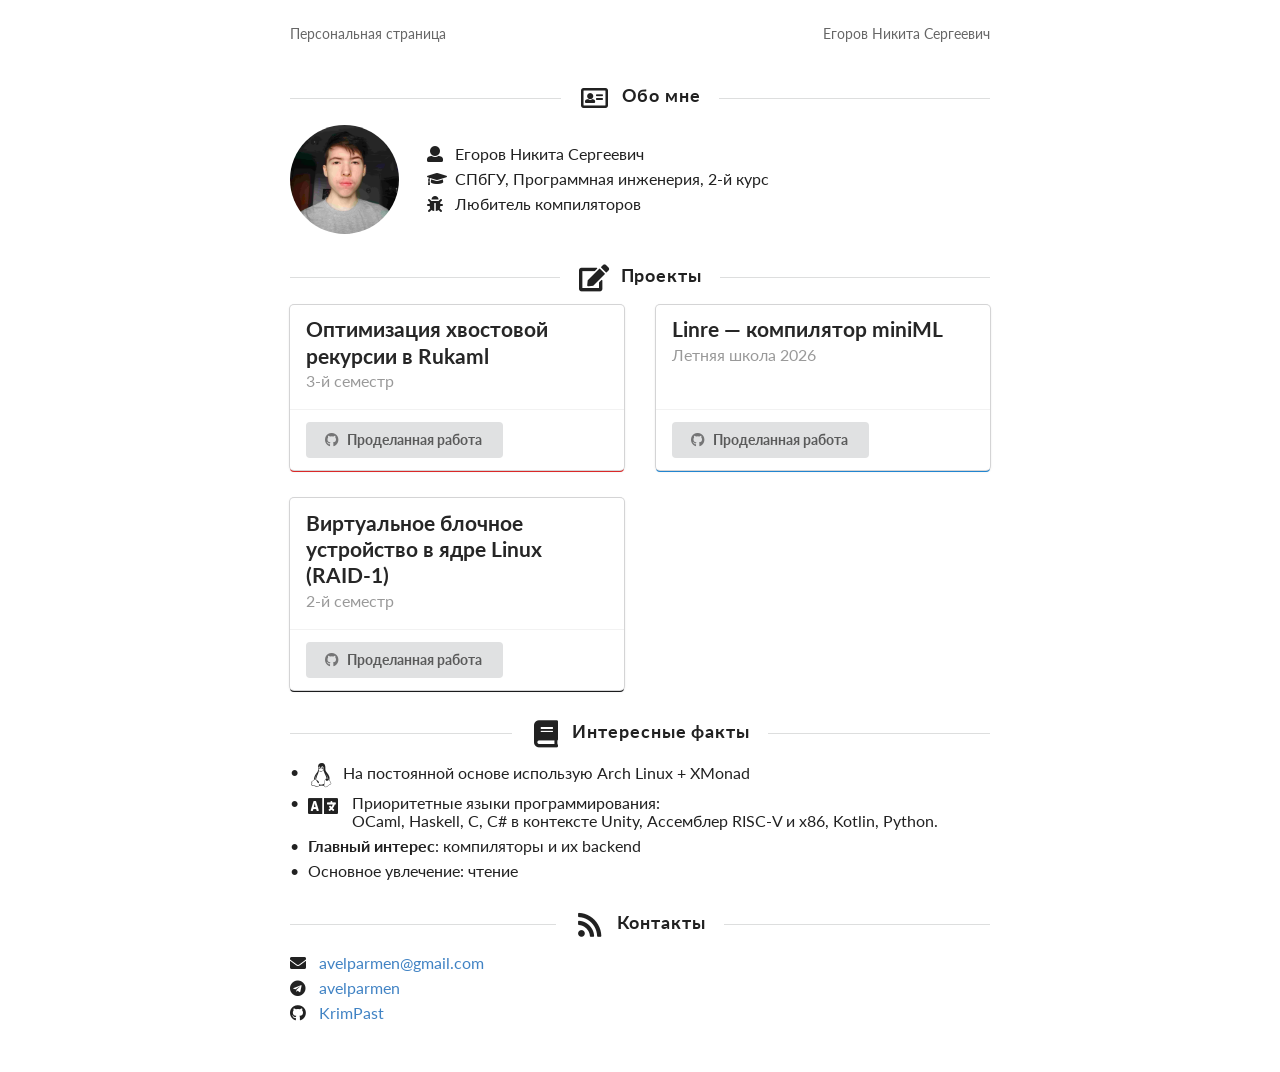
<file: index.html>
<!doctype html>
<html lang="en">
  <head>
    <meta charset="UTF-8" />
    <meta name="viewport" content="width=device-width, initial-scale=1.0" />
    <title>Персональная страница Никиты Егорова</title>
    <link
      rel="stylesheet"
      type="text/css"
      href="vendor/semantic-ui/semantic.min.css"
    />
    <!-- Yandex.Metrika counter -->
    <script type="text/javascript">
      (function (m, e, t, r, i, k, a) {
        m[i] =
          m[i] ||
          function () {
            (m[i].a = m[i].a || []).push(arguments);
          };
        m[i].l = 1 * new Date();
        for (var j = 0; j < document.scripts.length; j++) {
          if (document.scripts[j].src === r) {
            return;
          }
        }
        ((k = e.createElement(t)),
          (a = e.getElementsByTagName(t)[0]),
          (k.async = 1),
          (k.src = r),
          a.parentNode.insertBefore(k, a));
      })(
        window,
        document,
        "script",
        "https://mc.yandex.ru/metrika/tag.js?id=114274031",
        "ym",
      );

      ym(114274031, "init", {
        ssr: true,
        webvisor: true,
        clickmap: true,
        ecommerce: "dataLayer",
        referrer: document.referrer,
        url: location.href,
        accurateTrackBounce: true,
        trackLinks: true,
      });
    </script>
    <noscript
      ><div>
        <img
          src="https://mc.yandex.ru/watch/114274031"
          style="position: absolute; left: -9999px"
          alt=""
        /></div
    ></noscript>
    <!-- /Yandex.Metrika counter -->
    <script
      src="https://code.jquery.com/jquery-3.1.1.min.js"
      integrity="sha256-hVVnYaiADRTO2PzUGmuLJr8BLUSjGIZsDYGmIJLv2b8="
      crossorigin="anonymous"
    ></script>
    <script src="vendor/semantic-ui/semantic.min.js"></script>
    <link rel="stylesheet" href="css/style.css" />
  </head>
  <body>
    <div class="page">
      <div class="ui text container">
        <div class="ui text menu">
          <h1 style="display: none !important">
            Персональная страница Егорова Никиты Сергеевича
          </h1>
          <a class="item idle__cursor">Персональная страница</a>
          <a class="item right idle__cursor">Егоров Никита Сергеевич</a>
        </div>
      </div>
      <div class="ui text container">
        <h3 class="ui horizontal divider header">
          <i class="address card outline icon"></i>Обо мне
        </h3>
        <div class="ui grid stackable">
          <div class="three wide column">
            <img class="ui circular image main__image" src="images/photo.jpg" />
          </div>
          <div class="nine wide column align__center">
            <div class="ui list">
              <div class="item">
                <i class="user icon icon__wrapper"></i>
                <div class="content">Егоров Никита Сергеевич</div>
              </div>
              <div class="item">
                <i class="graduation cap icon icon__wrapper"></i>
                <div class="content">
                  СПбГУ, Программная инженерия, 2-й курс
                </div>
              </div>
              <div class="item">
                <i class="bug icon icon__wrapper"></i>
                <div class="content">Любитель компиляторов</div>
              </div>
            </div>
          </div>
        </div>
      </div>
      <div class="ui text container">
        <h3 class="ui horizontal divider header">
          <i class="edit icon"></i>Проекты
        </h3>
        <div class="ui two column doubling cards">
          <div class="ui red raised link card">
            <div class="content">
              <div class="header">Оптимизация хвостовой рекурсии в Rukaml</div>
              <div class="meta">3-й семестр</div>
            </div>
            <div class="extra content buttons">
              <a
                target="_blank"
                href="https://github.com/rukaml/rukaml/pull/35"
                class="ui button"
              >
                <i class="github icon"></i>Проделанная работа
              </a>
            </div>
          </div>
          <div class="ui blue raised link card">
            <div class="content">
              <div class="header">Linre — компилятор miniML</div>
              <div class="meta">Летняя школа 2026</div>
            </div>
            <div class="extra content buttons">
              <a
                target="_blank"
                href="https://github.com/KrimPast/miniml-compiler"
                class="ui button"
              >
                <i class="github icon"></i>Проделанная работа
              </a>
            </div>
          </div>
          <div class="ui black raised link card">
            <div class="content">
              <div class="header">
                Виртуальное блочное устройство в ядре Linux (RAID-1)
              </div>
              <div class="meta">2-й семестр</div>
            </div>
            <div class="extra content buttons">
              <a
                target="_blank"
                href="https://github.com/KrimPast/blkraid-dev"
                class="ui button"
              >
                <i class="github icon"></i>Проделанная работа
              </a>
            </div>
          </div>
        </div>
      </div>
      <div class="ui text container">
        <h3 class="ui horizontal divider header">
          <i class="book icon"></i>Интересные факты
        </h3>
        <div class="ui bulleted list">
          <div class="item">
            <div class="content">
              <a class="icon_td_none" href="https://archlinux.org/"
                ><i class="linux large icon"></i
              ></a>
              На постоянной основе использую Arch Linux + XMonad
            </div>
          </div>
          <div class="item">
            <i class="language large icon"></i>
            <div class="middle aligned content">
              Приоритетные языки программирования: <br />
              OCaml, Haskell, C, C# в контексте Unity, Ассемблер RISC-V и x86,
              Kotlin, Python.
            </div>
          </div>
          <div class="item">
            <b>Главный интерес</b>: компиляторы и их backend
          </div>
          <div class="item">Основное увлечение: чтение</div>
        </div>
      </div>
      <div class="ui text container">
        <h3 class="ui horizontal divider header">
          <i class="rss icon"></i>Контакты
        </h3>
        <div class="ui list">
          <div class="item">
            <i class="mail icon"></i>
            <div class="content">
              <a href="mailto:avelparmen@gmail.com">avelparmen@gmail.com</a>
            </div>
          </div>
          <div class="item">
            <i class="telegram icon"></i>
            <div class="content">
              <a target="_blank" href="https://t.me/avelparmen">avelparmen</a>
            </div>
          </div>
          <div class="item">
            <i class="github icon"></i>
            <div class="content">
              <a target="_blank" href="https://github.com/KrimPast">KrimPast</a>
            </div>
          </div>
        </div>
      </div>
      <div class="footer"></div>
    </div>
  </body>
</html>
</file>
<file: css/style.css>
.page{
    height: 100%;
}
.decor__outer{
    background-color: #E4E4E4;
    padding: 30px;
}
.ui.horizontal.divider.header{
    margin-top: 30px;
}
.footer{
    height: 50px;
}
.icon__wrapper{
    max-width: 20px;
    max-height: 20px;
}
.icon_td_none{
    text-decoration: none;
    color: inherit;
    
}
.main__image{
    max-width: 108.5px;
    max-height: 108.5px;
}
.align__center{
    display: flex !important;
    align-items: center !important;
}
.idle__cursor{
    cursor: default !important;
}
</file>
